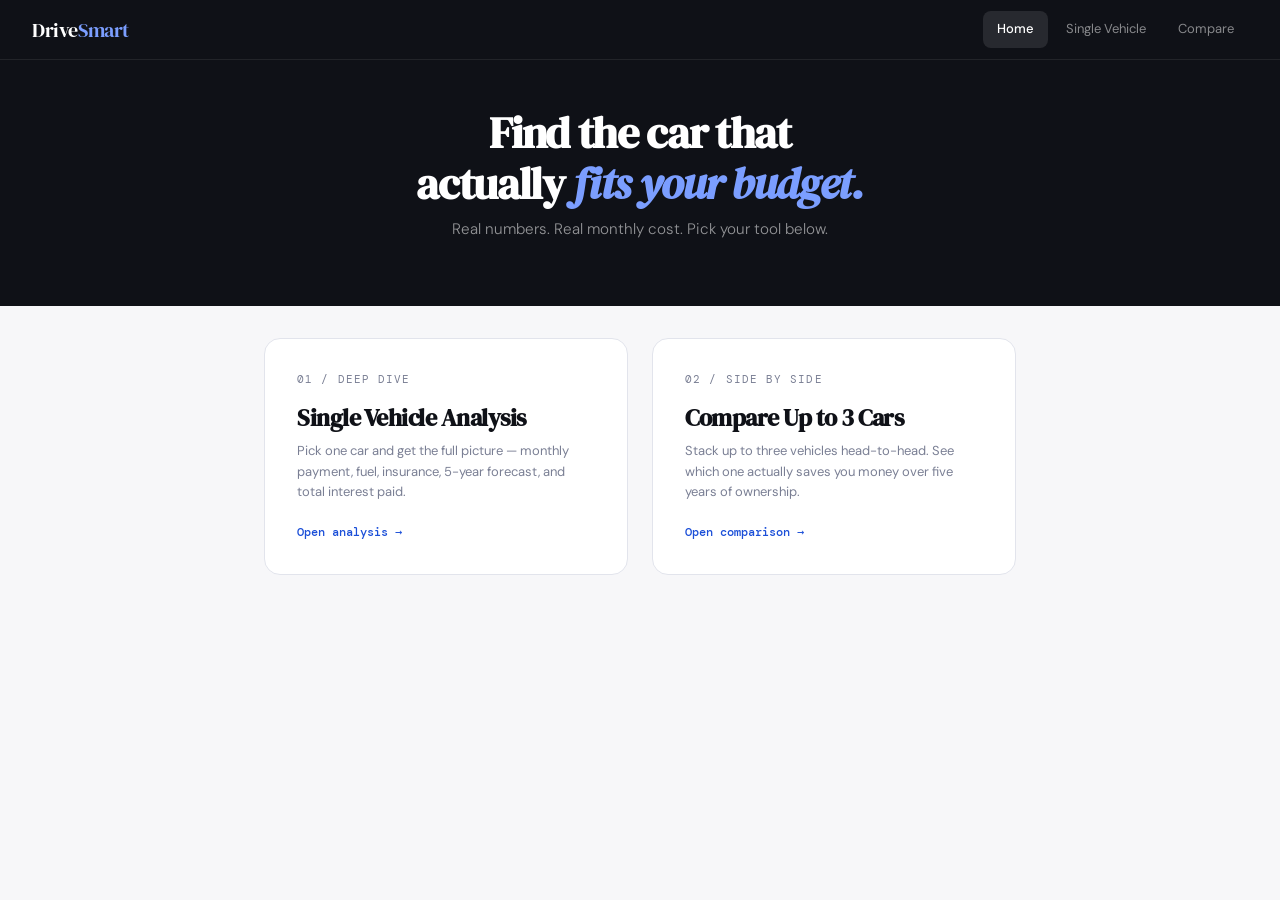
<file: index.html>
<!DOCTYPE html>
<html lang="en">
<head>
<meta charset="UTF-8">
<meta name="viewport" content="width=device-width, initial-scale=1.0">
<title>DriveSmart — Car Cost Calculator</title>
<link rel="preconnect" href="https://fonts.googleapis.com">
<link href="https://fonts.googleapis.com/css2?family=DM+Serif+Display:ital@0;1&family=DM+Mono:wght@400;500&family=DM+Sans:wght@300;400;500&display=swap" rel="stylesheet">
<link rel="stylesheet" href="styles.css">
<style>
  .home-cards {
    display: grid;
    grid-template-columns: 1fr 1fr;
    gap: 1.5rem;
    max-width: 800px;
    margin: 0 auto;
    padding: 0 1.5rem;
  }
  .home-card {
    background: var(--white);
    border-radius: var(--radius);
    border: 1px solid var(--border);
    padding: 2rem;
    transition: all .2s;
    cursor: pointer;
    display: block;
  }
  .home-card:hover {
    border-color: var(--ink);
    transform: translateY(-2px);
  }
  .home-card-num {
    font-family: 'DM Mono', monospace;
    font-size: 11px;
    color: var(--ink3);
    letter-spacing: 0.1em;
    margin-bottom: 1rem;
  }
  .home-card h2 {
    font-family: 'DM Serif Display', serif;
    font-size: 1.5rem;
    line-height: 1.2;
    margin-bottom: 0.5rem;
    letter-spacing: -0.02em;
  }
  .home-card p {
    font-size: 13px;
    color: var(--ink3);
    margin-bottom: 1.25rem;
  }
  .home-card-arrow {
    font-family: 'DM Mono', monospace;
    font-size: 12px;
    color: var(--accent);
    font-weight: 500;
  }
  @media (max-width: 680px) {
    .home-cards { grid-template-columns: 1fr; }
  }
</style>
</head>
<body>

<header>
  <a href="index.html" class="logo">Drive<span>Smart</span></a>
  <nav class="tabs">
    <a href="index.html" class="active">Home</a>
    <a href="single.html">Single Vehicle</a>
    <a href="compare.html">Compare</a>
  </nav>
</header>

<div class="hero">
  <h1>Find the car that<br>actually <em>fits your budget.</em></h1>
  <p>Real numbers. Real monthly cost. Pick your tool below.</p>
</div>

<div class="main">
  <div class="home-cards">
    <a href="single.html" class="home-card">
      <div class="home-card-num">01 / DEEP DIVE</div>
      <h2>Single Vehicle Analysis</h2>
      <p>Pick one car and get the full picture — monthly payment, fuel, insurance, 5-year forecast, and total interest paid.</p>
      <div class="home-card-arrow">Open analysis →</div>
    </a>
    <a href="compare.html" class="home-card">
      <div class="home-card-num">02 / SIDE BY SIDE</div>
      <h2>Compare Up to 3 Cars</h2>
      <p>Stack up to three vehicles head-to-head. See which one actually saves you money over five years of ownership.</p>
      <div class="home-card-arrow">Open comparison →</div>
    </a>
  </div>
</div>

</body>
</html>
</file>
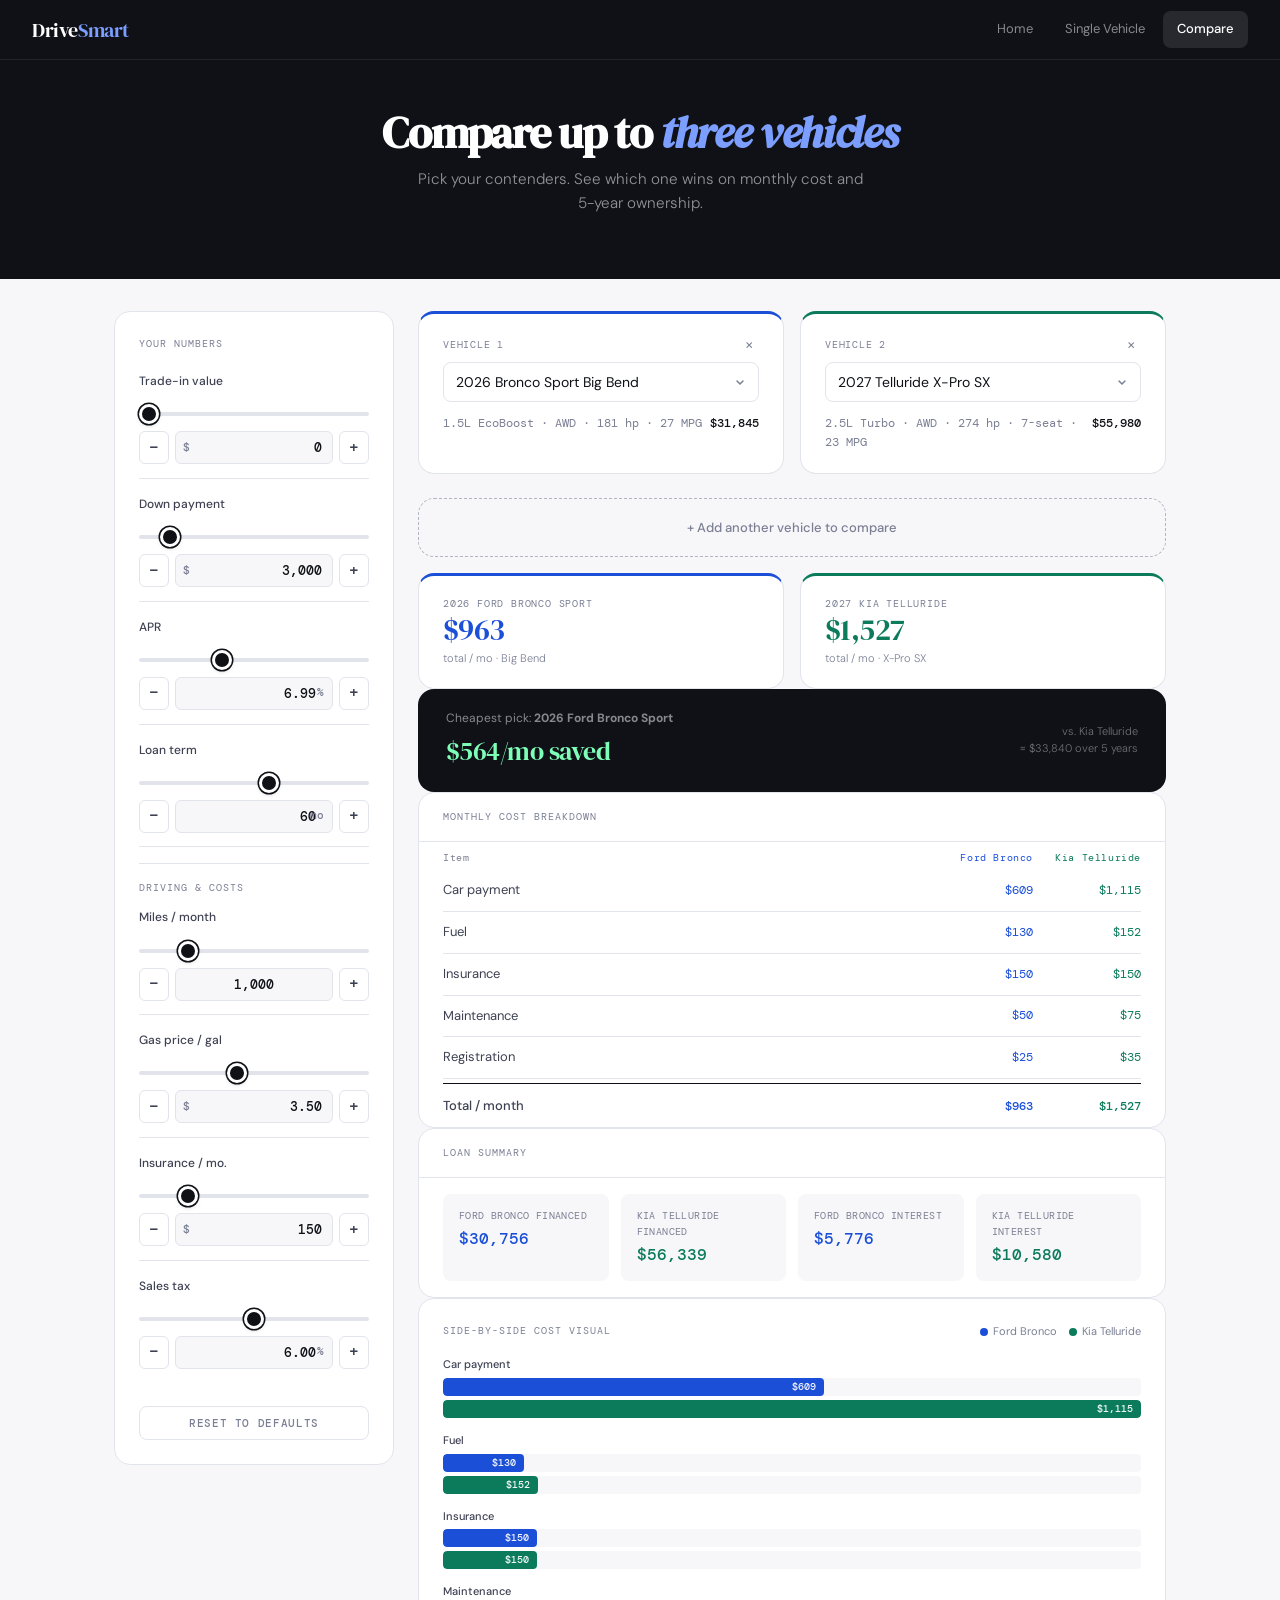
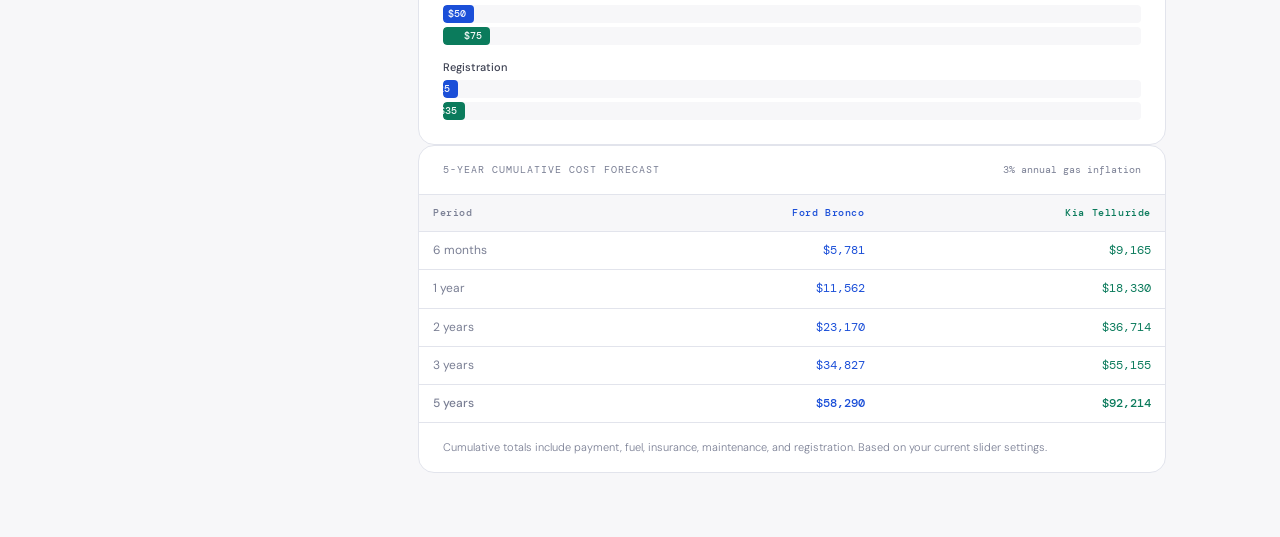
<file: compare.html>
<!DOCTYPE html>
<html lang="en">
<head>
<meta charset="UTF-8">
<meta name="viewport" content="width=device-width, initial-scale=1.0">
<title>DriveSmart — Compare</title>
<link rel="preconnect" href="https://fonts.googleapis.com">
<link href="https://fonts.googleapis.com/css2?family=DM+Serif+Display:ital@0;1&family=DM+Mono:wght@400;500&family=DM+Sans:wght@300;400;500&display=swap" rel="stylesheet">
<link rel="stylesheet" href="styles.css">
</head>
<body>

<header>
  <a href="index.html" class="logo">Drive<span>Smart</span></a>
  <nav class="tabs">
    <a href="index.html">Home</a>
    <a href="single.html">Single Vehicle</a>
    <a href="compare.html" class="active">Compare</a>
  </nav>
</header>

<div class="hero">
  <h1>Compare up to <em>three vehicles</em></h1>
  <p>Pick your contenders. See which one wins on monthly cost and 5-year ownership.</p>
</div>

<div class="main with-sidebar">

  <aside class="sidebar" id="sidebar"></aside>

  <div class="panel">

    <!-- Picker -->
    <div id="picker-area"></div>

    <!-- Result containers (rendered dynamically) -->
    <div id="results-area"></div>

  </div>
</div>

<script src="data.js"></script>
<script>
const MAX_CARS = 3;

// Default selection: first three vehicles
let selectedIds = [
  VEHICLES[0].id,
  VEHICLES[3].id,
  null,
];

function activeIds() {
  return selectedIds.filter(id => id !== null);
}

function renderPicker() {
  const area = document.getElementById('picker-area');
  const ids = activeIds();
  const slotCount = selectedIds.filter(id => id !== null).length;
  const colsClass = `cols-${slotCount}`;

  let html = `<div class="picker-grid ${colsClass}">`;
  selectedIds.forEach((id, slot) => {
    if (id === null) return;
    const v = VEHICLES.find(x => x.id === id);
    const others = activeIds().filter(o => o !== id);
    html += `
      <div class="picker-card" data-slot="${slot}">
        <div class="picker-label">
          <span>VEHICLE ${slot + 1}</span>
          ${slotCount > 1 ? `<button class="remove-btn" onclick="removeSlot(${slot})" title="Remove">×</button>` : ''}
        </div>
        <select class="car-select" onchange="setVehicle(${slot}, this.value)">
          ${buildVehicleSelect(id, others)}
        </select>
        <div class="picker-detail">
          <span>${v.notes} · ${v.mpg} MPG</span>
          <span class="price">${dollar(v.price)}</span>
        </div>
      </div>`;
  });
  html += `</div>`;

  // Add-car button
  if (slotCount < MAX_CARS) {
    html += `<button class="add-car-btn" onclick="addSlot()">+ Add another vehicle to compare</button>`;
  }

  area.innerHTML = html;
}

function setVehicle(slot, id) {
  selectedIds[slot] = id;
  renderPicker();
  update();
}

function addSlot() {
  const usedIds = activeIds();
  // Find first unused vehicle to default to
  const firstAvailable = VEHICLES.find(v => !usedIds.includes(v.id));
  if (!firstAvailable) return;
  for (let i = 0; i < selectedIds.length; i++) {
    if (selectedIds[i] === null) {
      selectedIds[i] = firstAvailable.id;
      break;
    }
  }
  renderPicker();
  update();
}

function removeSlot(slot) {
  selectedIds[slot] = null;
  // Compact: shift nulls to end
  const nonNull = selectedIds.filter(id => id !== null);
  selectedIds = [...nonNull, ...new Array(MAX_CARS - nonNull.length).fill(null)];
  renderPicker();
  update();
}

function update() {
  const area = document.getElementById('results-area');
  const ids = activeIds();
  if (ids.length === 0) {
    area.innerHTML = `
      <div class="empty-state">
        <h3>No vehicles selected</h3>
        <p>Add at least one vehicle above to see the comparison.</p>
      </div>`;
    return;
  }

  const inp = getInputs();
  const cars = ids.map(id => VEHICLES.find(v => v.id === id));
  const calcs = cars.map(v => calcCar(v, inp));
  const colsClass = `cols-${cars.length}`;

  // Find cheapest
  const cheapestIdx = calcs.reduce((best, c, i) => c.total < calcs[best].total ? i : best, 0);
  const mostExpensiveIdx = calcs.reduce((worst, c, i) => c.total > calcs[worst].total ? i : worst, 0);

  let html = '';

  // ── PAYMENT CARDS ───────────────────────────────────────────────
  html += `<div class="result-row ${colsClass}">`;
  cars.forEach((v, i) => {
    html += `
      <div class="result-card" data-slot="${i}">
        <div class="result-label">${v.year} ${v.make} ${v.model}</div>
        <div class="result-main">${dollar(calcs[i].total)}</div>
        <div class="result-sub">total / mo · ${v.trim}</div>
      </div>`;
  });
  html += `</div>`;

  // ── SAVINGS BANNER ──────────────────────────────────────────────
  if (cars.length > 1) {
    const cheapest = cars[cheapestIdx];
    const expensive = cars[mostExpensiveIdx];
    const monthlySavings = calcs[mostExpensiveIdx].total - calcs[cheapestIdx].total;
    const fiveYearSavings = monthlySavings * 60;
    html += `
      <div class="savings-card">
        <div>
          <div class="savings-label">Cheapest pick: <strong>${cheapest.year} ${cheapest.make} ${cheapest.model}</strong></div>
          <div class="savings-val">${dollar(monthlySavings)}/mo saved</div>
        </div>
        <div class="savings-note">
          vs. ${expensive.make} ${expensive.model}<br>
          ≈ ${dollar(fiveYearSavings)} over 5 years
        </div>
      </div>`;
  }

  // ── MONTHLY BREAKDOWN ───────────────────────────────────────────
  html += `
    <div class="breakdown-card">
      <div class="breakdown-header">
        <span class="breakdown-title">Monthly Cost Breakdown</span>
      </div>
      <div class="breakdown-body">
        <div class="brow-thead ${colsClass}">
          <span>Item</span>
          ${cars.map((v, i) => `<span data-slot="${i}">${v.make} ${v.model.split(' ')[0]}</span>`).join('')}
        </div>
        ${[
          ['Car payment', 'payment'],
          ['Fuel', 'fuel'],
          ['Insurance', 'ins'],
          ['Maintenance', 'maint'],
          ['Registration', 'reg'],
        ].map(([lbl, key]) => `
          <div class="brow ${colsClass}">
            <span class="brow-lbl">${lbl}</span>
            ${calcs.map((c, i) => `<span class="brow-val" data-slot="${i}">${dollar(c[key])}</span>`).join('')}
          </div>`).join('')}
        <div class="brow ${colsClass} total">
          <span class="brow-lbl">Total / month</span>
          ${calcs.map((c, i) => `<span class="brow-val" data-slot="${i}">${dollar(c.total)}</span>`).join('')}
        </div>
      </div>
    </div>`;

  // ── LOAN SUMMARY ────────────────────────────────────────────────
  html += `
    <div class="breakdown-card">
      <div class="breakdown-header">
        <span class="breakdown-title">Loan Summary</span>
      </div>
      <div class="loan-grid ${colsClass}">
        ${cars.map((v, i) => `
          <div class="loan-stat">
            <div class="loan-stat-lbl">${v.make} ${v.model.split(' ')[0]} financed</div>
            <div class="loan-stat-val" data-slot="${i}">${dollar(calcs[i].loan)}</div>
          </div>`).join('')}
        ${cars.map((v, i) => `
          <div class="loan-stat">
            <div class="loan-stat-lbl">${v.make} ${v.model.split(' ')[0]} interest</div>
            <div class="loan-stat-val" data-slot="${i}">${dollar(calcs[i].interest)}</div>
          </div>`).join('')}
      </div>
    </div>`;

  // ── BAR CHART ───────────────────────────────────────────────────
  const items = [
    { label: 'Car payment', key: 'payment' },
    { label: 'Fuel',        key: 'fuel' },
    { label: 'Insurance',   key: 'ins' },
    { label: 'Maintenance', key: 'maint' },
    { label: 'Registration',key: 'reg' },
  ];
  const allValues = calcs.flatMap(c => items.map(i => c[i.key]));
  const maxVal = Math.max(...allValues);
  const colorVars = ['var(--c1)', 'var(--c2)', 'var(--c3)'];

  html += `
    <div class="chart-card">
      <div class="chart-top">
        <div class="chart-heading">Side-by-side cost visual</div>
        <div class="chart-legend">
          ${cars.map((v, i) => `
            <div class="legend-item">
              <div class="legend-dot" style="background:${colorVars[i]}"></div>
              ${v.make} ${v.model.split(' ')[0]}
            </div>`).join('')}
        </div>
      </div>
      <div class="bars-wrap">
        ${items.map(item => `
          <div class="bar-group">
            <div class="bar-label-row"><span class="lbl">${item.label}</span><span></span></div>
            ${calcs.map((c, i) => {
              const pct = maxVal > 0 ? (c[item.key] / maxVal * 100).toFixed(1) : 0;
              return `
                <div class="bar-track">
                  <div class="bar-fill" style="width:${pct}%;background:${colorVars[i]}">
                    <span class="bar-fill-val">${dollar(c[item.key])}</span>
                  </div>
                </div>`;
            }).join('')}
          </div>`).join('')}
      </div>
    </div>`;

  // ── 5-YEAR FORECAST ─────────────────────────────────────────────
  const forecasts = cars.map((v, i) => buildForecast(v, inp, calcs[i]));
  html += `
    <div class="breakdown-card">
      <div class="breakdown-header">
        <span class="breakdown-title">5-Year Cumulative Cost Forecast</span>
        <span style="font-size:10px;color:var(--ink3);font-family:'DM Mono',monospace">3% annual gas inflation</span>
      </div>
      <table class="ftable">
        <thead>
          <tr>
            <th>Period</th>
            ${cars.map((v, i) => `<th data-slot="${i}">${v.make} ${v.model.split(' ')[0]}</th>`).join('')}
          </tr>
        </thead>
        <tbody>
          ${forecasts[0].map((_, periodIdx) => `
            <tr>
              <td>${forecasts[0][periodIdx].label}</td>
              ${forecasts.map((f, i) => `<td data-slot="${i}">${dollar(f[periodIdx].cum)}</td>`).join('')}
            </tr>`).join('')}
        </tbody>
      </table>
      <div class="note">Cumulative totals include payment, fuel, insurance, maintenance, and registration. Based on your current slider settings.</div>
    </div>`;

  area.innerHTML = html;
}

buildSidebar(document.getElementById('sidebar'), update);
refreshSidebarLabels();
renderPicker();
update();
</script>
</body>
</html>
</file>
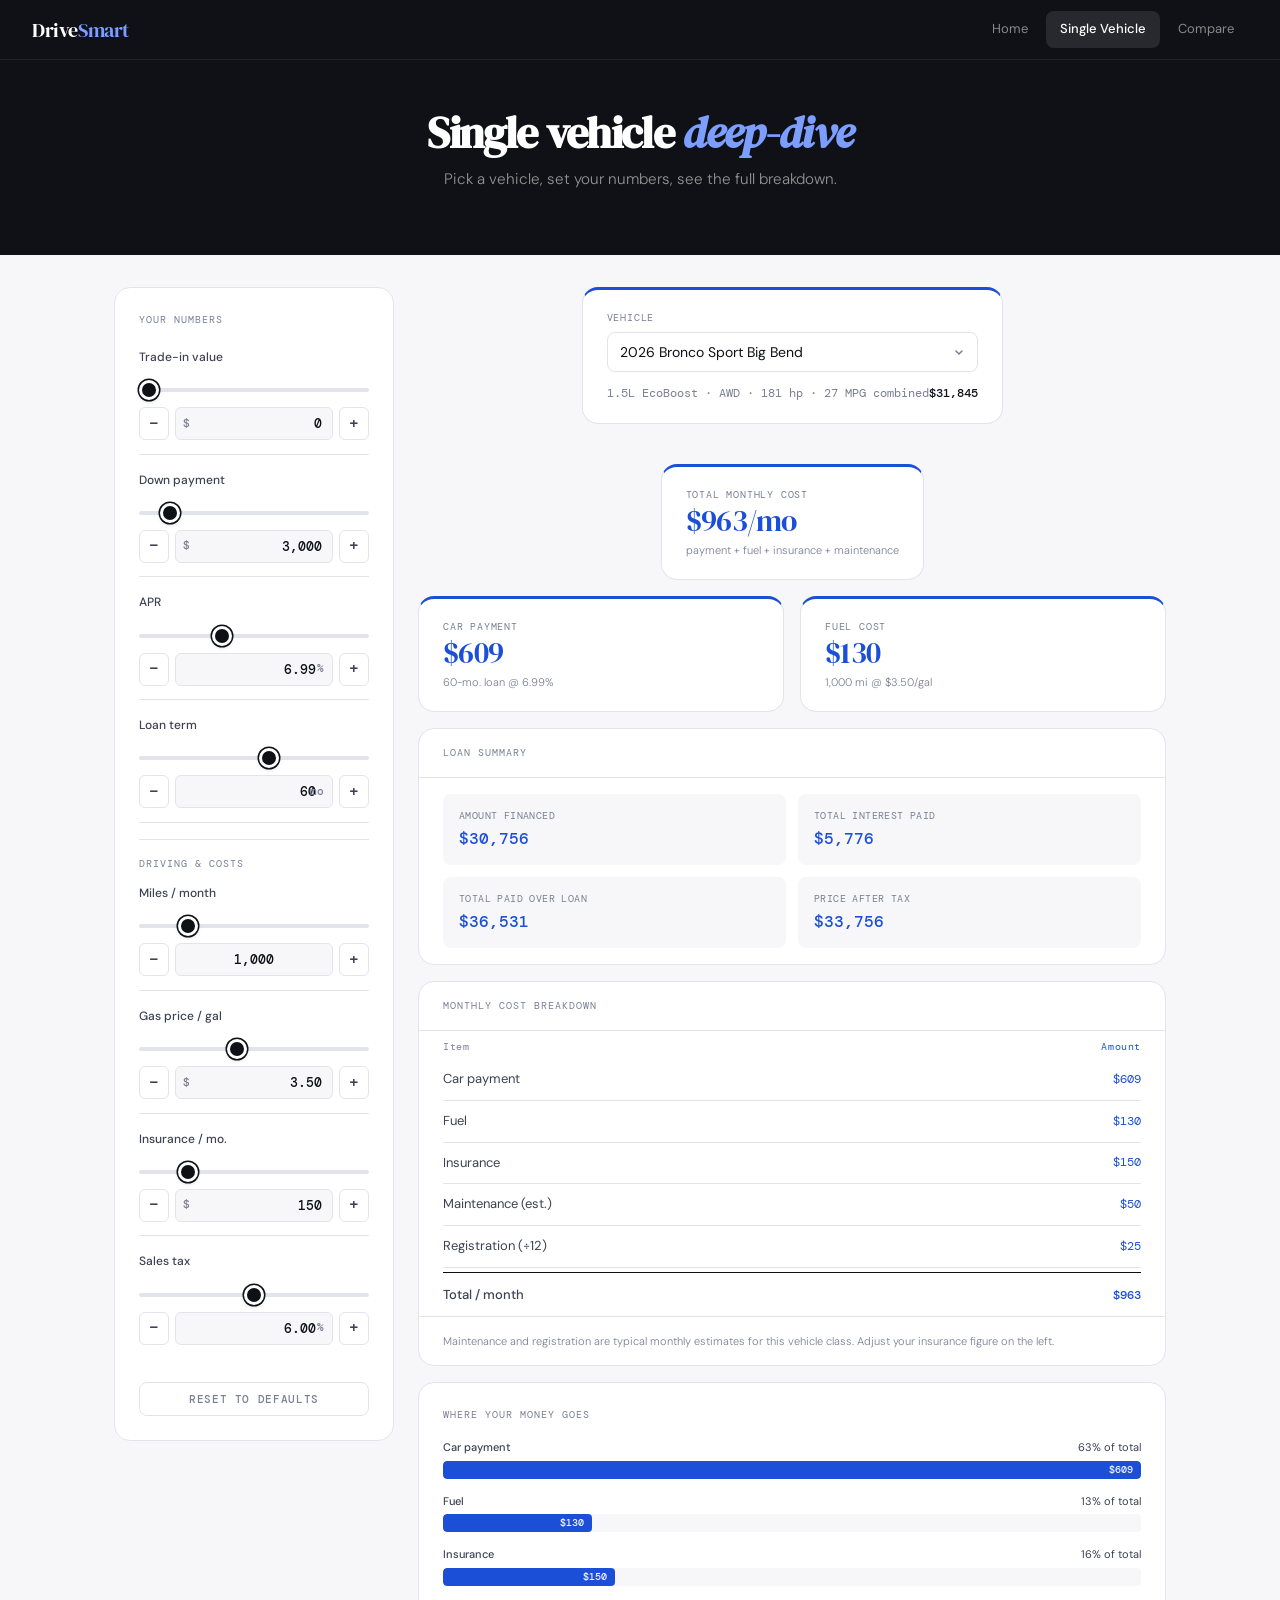
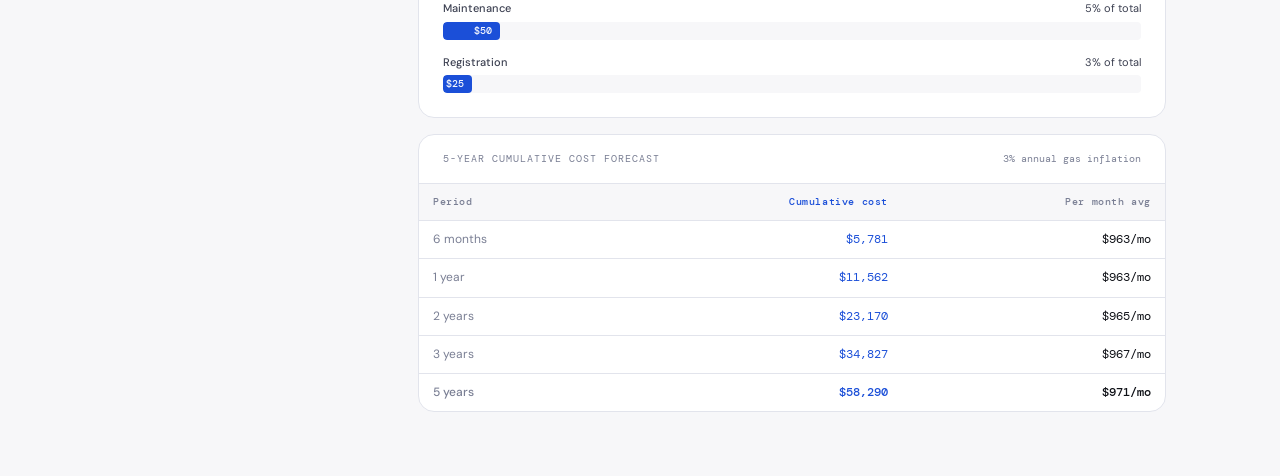
<file: single.html>
<!DOCTYPE html>
<html lang="en">
<head>
<meta charset="UTF-8">
<meta name="viewport" content="width=device-width, initial-scale=1.0">
<title>DriveSmart — Single Vehicle</title>
<link rel="preconnect" href="https://fonts.googleapis.com">
<link href="https://fonts.googleapis.com/css2?family=DM+Serif+Display:ital@0;1&family=DM+Mono:wght@400;500&family=DM+Sans:wght@300;400;500&display=swap" rel="stylesheet">
<link rel="stylesheet" href="styles.css">
</head>
<body>

<header>
  <a href="index.html" class="logo">Drive<span>Smart</span></a>
  <nav class="tabs">
    <a href="index.html">Home</a>
    <a href="single.html" class="active">Single Vehicle</a>
    <a href="compare.html">Compare</a>
  </nav>
</header>

<div class="hero">
  <h1>Single vehicle <em>deep-dive</em></h1>
  <p>Pick a vehicle, set your numbers, see the full breakdown.</p>
</div>

<div class="main with-sidebar">

  <aside class="sidebar" id="sidebar"></aside>

  <div class="panel">

    <!-- Vehicle picker -->
    <div class="picker-grid cols-1">
      <div class="picker-card" data-slot="0">
        <div class="picker-label">
          <span>VEHICLE</span>
        </div>
        <select class="car-select" id="vehicle-select"></select>
        <div class="picker-detail">
          <span id="vehicle-detail">—</span>
          <span class="price" id="vehicle-price">—</span>
        </div>
      </div>
    </div>

    <!-- Monthly cost result -->
    <div class="result-row cols-1">
      <div class="result-card" data-slot="0">
        <div class="result-label">Total monthly cost</div>
        <div class="result-main" id="r-total">—</div>
        <div class="result-sub" id="r-total-sub">payment + fuel + insurance + maintenance</div>
      </div>
    </div>

    <!-- Highlight payment vs others -->
    <div class="result-row cols-2">
      <div class="result-card" data-slot="0">
        <div class="result-label">Car payment</div>
        <div class="result-main" id="r-payment">—</div>
        <div class="result-sub" id="r-payment-sub">—</div>
      </div>
      <div class="result-card" data-slot="0">
        <div class="result-label">Fuel cost</div>
        <div class="result-main" id="r-fuel">—</div>
        <div class="result-sub" id="r-fuel-sub">—</div>
      </div>
    </div>

    <!-- Loan summary -->
    <div class="breakdown-card">
      <div class="breakdown-header">
        <span class="breakdown-title">Loan Summary</span>
      </div>
      <div class="loan-grid cols-1">
        <div class="loan-stat">
          <div class="loan-stat-lbl">Amount financed</div>
          <div class="loan-stat-val" data-slot="0" id="loan-amount">—</div>
        </div>
        <div class="loan-stat">
          <div class="loan-stat-lbl">Total interest paid</div>
          <div class="loan-stat-val" data-slot="0" id="loan-interest">—</div>
        </div>
        <div class="loan-stat">
          <div class="loan-stat-lbl">Total paid over loan</div>
          <div class="loan-stat-val" data-slot="0" id="loan-total">—</div>
        </div>
        <div class="loan-stat">
          <div class="loan-stat-lbl">Price after tax</div>
          <div class="loan-stat-val" data-slot="0" id="loan-taxed">—</div>
        </div>
      </div>
    </div>

    <!-- Cost breakdown -->
    <div class="breakdown-card">
      <div class="breakdown-header">
        <span class="breakdown-title">Monthly Cost Breakdown</span>
      </div>
      <div class="breakdown-body">
        <div class="brow-thead cols-1"><span>Item</span><span data-slot="0">Amount</span></div>
        <div class="brow cols-1"><span class="brow-lbl">Car payment</span><span class="brow-val" data-slot="0" id="b-pmt">—</span></div>
        <div class="brow cols-1"><span class="brow-lbl">Fuel</span><span class="brow-val" data-slot="0" id="b-fuel">—</span></div>
        <div class="brow cols-1"><span class="brow-lbl">Insurance</span><span class="brow-val" data-slot="0" id="b-ins">—</span></div>
        <div class="brow cols-1"><span class="brow-lbl">Maintenance (est.)</span><span class="brow-val" data-slot="0" id="b-maint">—</span></div>
        <div class="brow cols-1"><span class="brow-lbl">Registration (÷12)</span><span class="brow-val" data-slot="0" id="b-reg">—</span></div>
        <div class="brow cols-1 total"><span class="brow-lbl">Total / month</span><span class="brow-val" data-slot="0" id="b-total">—</span></div>
      </div>
      <div class="note">Maintenance and registration are typical monthly estimates for this vehicle class. Adjust your insurance figure on the left.</div>
    </div>

    <!-- Bar chart -->
    <div class="chart-card">
      <div class="chart-top">
        <div class="chart-heading">Where your money goes</div>
      </div>
      <div class="bars-wrap" id="bars"></div>
    </div>

    <!-- 5-year forecast -->
    <div class="breakdown-card">
      <div class="breakdown-header">
        <span class="breakdown-title">5-Year Cumulative Cost Forecast</span>
        <span style="font-size:10px;color:var(--ink3);font-family:'DM Mono',monospace">3% annual gas inflation</span>
      </div>
      <table class="ftable">
        <thead><tr><th>Period</th><th data-slot="0">Cumulative cost</th><th>Per month avg</th></tr></thead>
        <tbody id="forecast-body"></tbody>
      </table>
    </div>

  </div>
</div>

<script src="data.js"></script>
<script>
let currentVehicleId = VEHICLES[0].id;

function renderVehicleSelect() {
  const sel = document.getElementById('vehicle-select');
  sel.innerHTML = buildVehicleSelect(currentVehicleId);
  sel.addEventListener('change', e => {
    currentVehicleId = e.target.value;
    update();
  });
}

function update() {
  const v = VEHICLES.find(x => x.id === currentVehicleId);
  const inp = getInputs();
  const c = calcCar(v, inp);

  document.getElementById('vehicle-detail').textContent = v.notes + ' · ' + v.mpg + ' MPG combined';
  document.getElementById('vehicle-price').textContent = dollar(v.price);

  document.getElementById('r-total').textContent = dollar(c.total) + '/mo';
  document.getElementById('r-payment').textContent = dollar(c.payment);
  document.getElementById('r-payment-sub').textContent = inp.term + '-mo. loan @ ' + inp.apr.toFixed(2) + '%';
  document.getElementById('r-fuel').textContent = dollar(c.fuel);
  document.getElementById('r-fuel-sub').textContent = inp.miles.toLocaleString() + ' mi @ $' + inp.gas.toFixed(2) + '/gal';

  document.getElementById('loan-amount').textContent = dollar(c.loan);
  document.getElementById('loan-interest').textContent = dollar(c.interest);
  document.getElementById('loan-total').textContent = dollar(c.totalPaid);
  document.getElementById('loan-taxed').textContent = dollar(c.taxedPrice);

  document.getElementById('b-pmt').textContent = dollar(c.payment);
  document.getElementById('b-fuel').textContent = dollar(c.fuel);
  document.getElementById('b-ins').textContent = dollar(c.ins);
  document.getElementById('b-maint').textContent = dollar(c.maint);
  document.getElementById('b-reg').textContent = dollar(c.reg);
  document.getElementById('b-total').textContent = dollar(c.total);

  // Bar chart
  const items = [
    { label: 'Car payment', val: c.payment },
    { label: 'Fuel',        val: c.fuel },
    { label: 'Insurance',   val: c.ins },
    { label: 'Maintenance', val: c.maint },
    { label: 'Registration',val: c.reg },
  ];
  const maxVal = Math.max(...items.map(i => i.val));
  document.getElementById('bars').innerHTML = items.map(item => {
    const pct = maxVal > 0 ? (item.val / maxVal * 100).toFixed(1) : 0;
    const sharePct = (item.val / c.total * 100).toFixed(0);
    return `
      <div class="bar-group">
        <div class="bar-label-row"><span class="lbl">${item.label}</span><span>${sharePct}% of total</span></div>
        <div class="bar-track">
          <div class="bar-fill" style="width:${pct}%;background:var(--c1)">
            <span class="bar-fill-val">${dollar(item.val)}</span>
          </div>
        </div>
      </div>`;
  }).join('');

  // Forecast
  const fc = buildForecast(v, inp, c);
  const tbody = document.getElementById('forecast-body');
  tbody.innerHTML = fc.map(p => {
    const avg = p.cum / p.months;
    return `<tr>
      <td>${p.label}</td>
      <td data-slot="0">${dollar(p.cum)}</td>
      <td>${dollar(avg)}/mo</td>
    </tr>`;
  }).join('');
}

buildSidebar(document.getElementById('sidebar'), update);
renderVehicleSelect();
refreshSidebarLabels();
update();
</script>
</body>
</html>
</file>
<file: styles.css>
:root {
  --ink: #0F1117;
  --ink2: #3D4152;
  --ink3: #7A7F94;
  --ink4: #B0B4C4;
  --surface: #F7F7F9;
  --white: #FFFFFF;
  --border: #E2E4EC;
  --accent: #1B4FD8;
  --accent-lt: #EEF3FF;
  --good: #0B7B5C;
  --good-lt: #EDFAF4;
  --warn: #C0392B;
  --warn-lt: #FCEFEC;

  /* color slots for car cards (cycled in multi-compare) */
  --c1: #1B4FD8; --c1-lt: #EEF3FF; --c1-mid: #6B90F0;
  --c2: #0B7B5C; --c2-lt: #EDFAF4; --c2-mid: #4DB896;
  --c3: #B95C00; --c3-lt: #FFF1E0; --c3-mid: #E89345;

  --radius: 16px;
  --radius-sm: 8px;
}

*, *::before, *::after { box-sizing: border-box; margin: 0; padding: 0; }
html { scroll-behavior: smooth; }

body {
  font-family: 'DM Sans', sans-serif;
  background: var(--surface);
  color: var(--ink);
  min-height: 100vh;
  font-size: 15px;
  line-height: 1.6;
}

a { color: inherit; text-decoration: none; }
button { font-family: inherit; cursor: pointer; }

/* ── HEADER / NAV ── */
header {
  background: var(--ink);
  color: var(--white);
  padding: 0 2rem;
  position: sticky;
  top: 0;
  z-index: 100;
  display: flex;
  align-items: center;
  justify-content: space-between;
  height: 60px;
  border-bottom: 1px solid rgba(255,255,255,0.08);
}
.logo {
  font-family: 'DM Serif Display', serif;
  font-size: 1.25rem;
  letter-spacing: -0.02em;
}
.logo span { color: #7B9EFF; }

nav.tabs {
  display: flex;
  gap: 4px;
}
nav.tabs a {
  padding: 8px 14px;
  font-size: 13px;
  color: rgba(255,255,255,0.5);
  border-radius: 8px;
  transition: all .15s;
  font-weight: 400;
}
nav.tabs a:hover { color: rgba(255,255,255,0.85); background: rgba(255,255,255,0.05); }
nav.tabs a.active {
  background: rgba(255,255,255,0.1);
  color: var(--white);
  font-weight: 500;
}

/* ── HERO ── */
.hero {
  background: var(--ink);
  color: var(--white);
  padding: 3rem 2rem 4rem;
  text-align: center;
}
.hero h1 {
  font-family: 'DM Serif Display', serif;
  font-size: clamp(1.75rem, 4.5vw, 2.75rem);
  line-height: 1.15;
  letter-spacing: -0.03em;
  margin-bottom: 0.5rem;
}
.hero h1 em { font-style: italic; color: #7B9EFF; }
.hero p {
  color: rgba(255,255,255,0.55);
  font-size: 0.95rem;
  font-weight: 300;
  max-width: 460px;
  margin: 0 auto;
}

/* ── LAYOUT ── */
.main {
  max-width: 1100px;
  margin: 0 auto;
  padding: 2rem 1.5rem 4rem;
}
.main.with-sidebar {
  display: grid;
  grid-template-columns: 280px 1fr;
  gap: 1.5rem;
  align-items: start;
}

/* ── SIDEBAR ── */
.sidebar {
  background: var(--white);
  border-radius: var(--radius);
  border: 1px solid var(--border);
  padding: 1.5rem;
  position: sticky;
  top: 76px;
}
.sidebar-title {
  font-size: 10px;
  font-family: 'DM Mono', monospace;
  letter-spacing: 0.1em;
  color: var(--ink3);
  margin-bottom: 1.25rem;
  text-transform: uppercase;
}
.input-group {
  margin-bottom: 1rem;
  padding-bottom: 0.85rem;
  border-bottom: 1px solid var(--border);
}
.input-group:last-of-type { border-bottom: none; }

.input-label {
  display: flex;
  justify-content: space-between;
  align-items: center;
  margin-bottom: 8px;
}
.input-label > span:first-child {
  font-size: 12px;
  color: var(--ink2);
  font-weight: 500;
}

/* Number-input row (under the slider) */
.num-row {
  display: grid;
  grid-template-columns: 30px 1fr 30px;
  gap: 6px;
  margin-top: 8px;
}

.num-wrap { position: relative; }
.num-input {
  font-family: 'DM Mono', monospace;
  font-size: 13px;
  font-weight: 500;
  color: var(--ink);
  background: var(--surface);
  border: 1px solid var(--border);
  border-radius: 6px;
  padding: 7px 10px;
  text-align: center;
  width: 100%;
  outline: none;
  transition: all .15s;
  -moz-appearance: textfield;
}
.num-input::-webkit-outer-spin-button,
.num-input::-webkit-inner-spin-button {
  -webkit-appearance: none;
  margin: 0;
}
.num-input:hover { border-color: var(--ink3); }
.num-input:focus {
  background: var(--white);
  border-color: var(--accent);
  box-shadow: 0 0 0 2px var(--accent-lt);
}
.num-input.invalid {
  border-color: var(--warn);
  background: var(--warn-lt);
  color: var(--warn);
}
.num-input.has-prefix { padding-left: 18px; text-align: right; }
.num-input.has-suffix { padding-right: 16px; text-align: right; }

.num-prefix, .num-suffix {
  position: absolute;
  top: 50%;
  transform: translateY(-50%);
  font-family: 'DM Mono', monospace;
  font-size: 11px;
  color: var(--ink3);
  pointer-events: none;
  font-weight: 500;
}
.num-prefix { left: 8px; }
.num-suffix { right: 9px; }

/* Bump buttons */
.bump-btn {
  height: 100%;
  border-radius: 6px;
  border: 1px solid var(--border);
  background: var(--white);
  color: var(--ink2);
  font-size: 16px;
  line-height: 1;
  cursor: pointer;
  display: flex;
  align-items: center;
  justify-content: center;
  padding: 0;
  font-family: 'DM Mono', monospace;
  transition: all .1s;
  user-select: none;
  font-weight: 500;
}
.bump-btn:hover {
  border-color: var(--ink);
  background: var(--ink);
  color: var(--white);
}
.bump-btn:active {
  transform: scale(0.92);
}

/* Slider — bigger, easier to drag */
input[type=range] {
  width: 100%;
  height: 4px;
  -webkit-appearance: none;
  appearance: none;
  background: var(--border);
  border-radius: 2px;
  outline: none;
  cursor: pointer;
}
input[type=range]::-webkit-slider-thumb {
  -webkit-appearance: none;
  width: 20px;
  height: 20px;
  border-radius: 50%;
  background: var(--ink);
  cursor: grab;
  border: 3px solid var(--white);
  box-shadow: 0 0 0 1.5px var(--ink), 0 2px 4px rgba(0,0,0,0.15);
  transition: transform .15s, box-shadow .15s;
}
input[type=range]::-webkit-slider-thumb:hover {
  transform: scale(1.18);
  box-shadow: 0 0 0 1.5px var(--ink), 0 4px 8px rgba(0,0,0,0.2);
}
input[type=range]:active::-webkit-slider-thumb {
  cursor: grabbing;
  transform: scale(1.25);
}
input[type=range]::-moz-range-thumb {
  width: 20px;
  height: 20px;
  border-radius: 50%;
  background: var(--ink);
  cursor: grab;
  border: 3px solid var(--white);
  box-shadow: 0 0 0 1.5px var(--ink);
}

/* Reset button at bottom of sidebar */
.reset-btn {
  width: 100%;
  margin-top: 0.5rem;
  padding: 9px;
  background: transparent;
  border: 1px solid var(--border);
  border-radius: 8px;
  color: var(--ink3);
  font-size: 11px;
  font-family: 'DM Mono', monospace;
  letter-spacing: 0.06em;
  text-transform: uppercase;
  font-weight: 500;
  cursor: pointer;
  transition: all .15s;
}
.reset-btn:hover {
  border-color: var(--ink);
  color: var(--ink);
  background: var(--surface);
}
.divider-label {
  font-size: 10px;
  font-family: 'DM Mono', monospace;
  letter-spacing: 0.1em;
  color: var(--ink3);
  text-transform: uppercase;
  padding: 1rem 0 0.75rem;
  border-top: 1px solid var(--border);
  margin-top: 0.25rem;
}

/* ── PANEL ── */
.panel { display: flex; flex-direction: column; gap: 1rem; }

/* ── CAR PICKER ── */
.picker-grid {
  display: grid;
  gap: 1rem;
  margin-bottom: 1.5rem;
}
.picker-grid.cols-1 { grid-template-columns: 1fr; max-width: 480px; margin-left: auto; margin-right: auto; }
.picker-grid.cols-2 { grid-template-columns: 1fr 1fr; }
.picker-grid.cols-3 { grid-template-columns: 1fr 1fr 1fr; }

.picker-card {
  background: var(--white);
  border-radius: var(--radius);
  border: 1px solid var(--border);
  padding: 1.25rem 1.5rem;
  border-top-width: 3px;
  transition: all .2s;
}
.picker-card[data-slot="0"] { border-top-color: var(--c1); }
.picker-card[data-slot="1"] { border-top-color: var(--c2); }
.picker-card[data-slot="2"] { border-top-color: var(--c3); }

.picker-label {
  font-size: 10px;
  font-family: 'DM Mono', monospace;
  letter-spacing: 0.08em;
  color: var(--ink3);
  text-transform: uppercase;
  margin-bottom: 6px;
  display: flex;
  justify-content: space-between;
  align-items: center;
}
.picker-label .remove-btn {
  background: none;
  border: none;
  color: var(--ink3);
  cursor: pointer;
  font-size: 14px;
  padding: 2px 6px;
  border-radius: 4px;
  font-family: 'DM Mono', monospace;
}
.picker-label .remove-btn:hover { background: var(--surface); color: var(--warn); }

select.car-select {
  width: 100%;
  padding: 10px 12px;
  border: 1px solid var(--border);
  border-radius: var(--radius-sm);
  background: var(--white);
  color: var(--ink);
  font-family: 'DM Sans', sans-serif;
  font-size: 14px;
  cursor: pointer;
  appearance: none;
  -webkit-appearance: none;
  background-image: url("data:image/svg+xml;charset=UTF-8,%3csvg xmlns='http://www.w3.org/2000/svg' width='12' height='12' viewBox='0 0 12 12'%3e%3cpath d='M3 5l3 3 3-3' stroke='%237A7F94' stroke-width='1.5' fill='none' stroke-linecap='round'/%3e%3c/svg%3e");
  background-repeat: no-repeat;
  background-position: right 12px center;
  padding-right: 32px;
}
select.car-select:hover { border-color: var(--ink3); }
select.car-select:focus { outline: none; border-color: var(--accent); }

.picker-detail {
  margin-top: 0.75rem;
  font-size: 12px;
  color: var(--ink3);
  font-family: 'DM Mono', monospace;
  display: flex;
  justify-content: space-between;
}
.picker-detail .price {
  color: var(--ink);
  font-weight: 500;
}

.add-car-btn {
  width: 100%;
  padding: 1.25rem;
  background: transparent;
  border: 1.5px dashed var(--ink4);
  border-radius: var(--radius);
  color: var(--ink3);
  font-size: 13px;
  font-weight: 500;
  transition: all .15s;
  font-family: inherit;
}
.add-car-btn:hover {
  border-color: var(--ink);
  color: var(--ink);
  background: var(--white);
}

/* ── RESULT CARDS ── */
.result-row { display: grid; gap: 1rem; }
.result-row.cols-1 { grid-template-columns: 1fr; max-width: 480px; margin-left: auto; margin-right: auto; }
.result-row.cols-2 { grid-template-columns: 1fr 1fr; }
.result-row.cols-3 { grid-template-columns: 1fr 1fr 1fr; }

.result-card {
  background: var(--white);
  border-radius: var(--radius);
  border: 1px solid var(--border);
  padding: 1.25rem 1.5rem;
  border-top-width: 3px;
  border-top-style: solid;
}
.result-card[data-slot="0"] { border-top-color: var(--c1); }
.result-card[data-slot="1"] { border-top-color: var(--c2); }
.result-card[data-slot="2"] { border-top-color: var(--c3); }
.result-card[data-slot="0"] .result-main { color: var(--c1); }
.result-card[data-slot="1"] .result-main { color: var(--c2); }
.result-card[data-slot="2"] .result-main { color: var(--c3); }

.result-label {
  font-size: 10px;
  font-family: 'DM Mono', monospace;
  letter-spacing: 0.08em;
  color: var(--ink3);
  margin-bottom: 2px;
  text-transform: uppercase;
}
.result-main {
  font-family: 'DM Serif Display', serif;
  font-size: 1.85rem;
  line-height: 1.1;
  letter-spacing: -0.02em;
}
.result-sub {
  font-size: 11px;
  color: var(--ink3);
  margin-top: 4px;
  font-weight: 300;
}

/* ── SAVINGS BANNER ── */
.savings-card {
  background: var(--ink);
  color: var(--white);
  border-radius: var(--radius);
  padding: 1.25rem 1.75rem;
  display: flex;
  align-items: center;
  justify-content: space-between;
  gap: 1rem;
}
.savings-label { font-size: 12px; color: rgba(255,255,255,0.5); margin-bottom: 2px; }
.savings-val {
  font-family: 'DM Serif Display', serif;
  font-size: 1.65rem;
  letter-spacing: -0.02em;
  color: #7DFFB8;
}
.savings-note {
  font-size: 11px;
  color: rgba(255,255,255,0.4);
  font-weight: 300;
  text-align: right;
  max-width: 220px;
}

/* ── BREAKDOWN ── */
.breakdown-card {
  background: var(--white);
  border-radius: var(--radius);
  border: 1px solid var(--border);
  overflow: hidden;
}
.breakdown-header {
  padding: 1rem 1.5rem;
  border-bottom: 1px solid var(--border);
  display: flex;
  align-items: center;
  justify-content: space-between;
}
.breakdown-title {
  font-size: 10px;
  font-family: 'DM Mono', monospace;
  letter-spacing: 0.1em;
  color: var(--ink3);
  text-transform: uppercase;
}
.breakdown-body { padding: 0 1.5rem; }

.brow {
  display: grid;
  gap: 8px;
  padding: 10px 0;
  border-bottom: 1px solid var(--border);
  align-items: center;
  font-size: 13px;
}
.brow.cols-1 { grid-template-columns: 1fr 100px; }
.brow.cols-2 { grid-template-columns: 1fr 100px 100px; }
.brow.cols-3 { grid-template-columns: 1fr 100px 100px 100px; }
.brow:last-child { border-bottom: none; }
.brow.total {
  font-weight: 500;
  border-top: 1.5px solid var(--ink);
  margin-top: 4px;
  padding-top: 12px;
  border-bottom: none;
}
.brow-lbl { color: var(--ink2); }
.brow-val {
  font-family: 'DM Mono', monospace;
  font-size: 12px;
  text-align: right;
}
.brow-val[data-slot="0"] { color: var(--c1); }
.brow-val[data-slot="1"] { color: var(--c2); }
.brow-val[data-slot="2"] { color: var(--c3); }

.brow-thead {
  display: grid;
  gap: 8px;
  padding: 8px 0 4px;
  font-size: 10px;
  font-family: 'DM Mono', monospace;
  letter-spacing: 0.06em;
  color: var(--ink3);
}
.brow-thead.cols-1 { grid-template-columns: 1fr 100px; }
.brow-thead.cols-2 { grid-template-columns: 1fr 100px 100px; }
.brow-thead.cols-3 { grid-template-columns: 1fr 100px 100px 100px; }
.brow-thead span:not(:first-child) { text-align: right; }
.brow-thead span[data-slot="0"] { color: var(--c1); }
.brow-thead span[data-slot="1"] { color: var(--c2); }
.brow-thead span[data-slot="2"] { color: var(--c3); }

/* ── LOAN STATS ── */
.loan-grid {
  display: grid;
  gap: 0.75rem;
  padding: 1rem 1.5rem;
}
.loan-grid.cols-1 { grid-template-columns: 1fr 1fr; }
.loan-grid.cols-2 { grid-template-columns: repeat(4, 1fr); }
.loan-grid.cols-3 { grid-template-columns: repeat(3, 1fr); }

.loan-stat {
  background: var(--surface);
  border-radius: var(--radius-sm);
  padding: 0.85rem 1rem;
}
.loan-stat-lbl {
  font-size: 10px;
  color: var(--ink3);
  margin-bottom: 2px;
  font-family: 'DM Mono', monospace;
  text-transform: uppercase;
  letter-spacing: 0.04em;
}
.loan-stat-val {
  font-family: 'DM Mono', monospace;
  font-size: 1rem;
  font-weight: 500;
}
.loan-stat-val[data-slot="0"] { color: var(--c1); }
.loan-stat-val[data-slot="1"] { color: var(--c2); }
.loan-stat-val[data-slot="2"] { color: var(--c3); }

/* ── BAR CHART ── */
.chart-card {
  background: var(--white);
  border-radius: var(--radius);
  border: 1px solid var(--border);
  padding: 1.5rem;
}
.chart-top {
  display: flex;
  justify-content: space-between;
  align-items: flex-start;
  margin-bottom: 1rem;
  flex-wrap: wrap;
  gap: 8px;
}
.chart-heading {
  font-size: 10px;
  font-family: 'DM Mono', monospace;
  letter-spacing: 0.1em;
  color: var(--ink3);
  text-transform: uppercase;
}
.chart-legend { display: flex; gap: 12px; flex-wrap: wrap; }
.legend-item {
  display: flex;
  align-items: center;
  gap: 5px;
  font-size: 11px;
  color: var(--ink3);
}
.legend-dot { width: 8px; height: 8px; border-radius: 50%; flex-shrink: 0; }

.bars-wrap { display: flex; flex-direction: column; gap: 14px; }
.bar-group { display: flex; flex-direction: column; gap: 4px; }
.bar-label-row {
  display: flex;
  justify-content: space-between;
  font-size: 11px;
  color: var(--ink2);
}
.bar-label-row .lbl { font-weight: 500; }
.bar-track {
  height: 18px;
  background: var(--surface);
  border-radius: 4px;
  overflow: hidden;
  position: relative;
}
.bar-fill {
  height: 100%;
  border-radius: 4px;
  transition: width .5s cubic-bezier(.4,0,.2,1);
  display: flex;
  align-items: center;
  justify-content: flex-end;
  padding-right: 8px;
  min-width: 1px;
}
.bar-fill-val {
  font-size: 10px;
  font-family: 'DM Mono', monospace;
  font-weight: 500;
  color: rgba(255,255,255,0.95);
  white-space: nowrap;
}

/* ── FORECAST TABLE ── */
.ftable {
  width: 100%;
  border-collapse: collapse;
  font-size: 12px;
}
.ftable th {
  padding: 10px 14px;
  text-align: right;
  background: var(--surface);
  font-size: 10px;
  font-family: 'DM Mono', monospace;
  letter-spacing: 0.06em;
  color: var(--ink3);
  border-bottom: 1px solid var(--border);
  font-weight: 500;
}
.ftable th:first-child { text-align: left; }
.ftable th[data-slot="0"] { color: var(--c1); }
.ftable th[data-slot="1"] { color: var(--c2); }
.ftable th[data-slot="2"] { color: var(--c3); }

.ftable td {
  padding: 9px 14px;
  text-align: right;
  border-bottom: 1px solid var(--border);
  font-family: 'DM Mono', monospace;
  font-size: 12px;
}
.ftable td:first-child {
  text-align: left;
  color: var(--ink3);
  font-family: 'DM Sans', sans-serif;
  font-size: 12px;
}
.ftable td[data-slot="0"] { color: var(--c1); }
.ftable td[data-slot="1"] { color: var(--c2); }
.ftable td[data-slot="2"] { color: var(--c3); }
.ftable tr:last-child td { border-bottom: none; font-weight: 500; }

/* ── NOTE ── */
.note {
  font-size: 11px;
  color: var(--ink3);
  font-weight: 300;
  padding: 1rem 1.5rem;
  border-top: 1px solid var(--border);
  line-height: 1.5;
}

/* ── EMPTY / PROMPT STATES ── */
.empty-state {
  background: var(--white);
  border-radius: var(--radius);
  border: 1px dashed var(--ink4);
  padding: 3rem 2rem;
  text-align: center;
  color: var(--ink3);
}
.empty-state h3 {
  font-family: 'DM Serif Display', serif;
  font-size: 1.5rem;
  color: var(--ink2);
  margin-bottom: 8px;
  font-weight: 400;
}
.empty-state p { font-size: 13px; }

/* ── SECTION DIVIDER LABEL (in panel) ── */
.section-heading {
  font-size: 10px;
  font-family: 'DM Mono', monospace;
  letter-spacing: 0.1em;
  color: var(--ink3);
  text-transform: uppercase;
  padding: 0.5rem 0 0.25rem;
}

/* ── RESPONSIVE ── */
@media (max-width: 800px) {
  .main.with-sidebar { grid-template-columns: 1fr; }
  .sidebar { position: static; }
  .picker-grid.cols-3, .result-row.cols-3 { grid-template-columns: 1fr; }
  .picker-grid.cols-2, .result-row.cols-2 { grid-template-columns: 1fr; }
  .loan-grid.cols-2, .loan-grid.cols-3 { grid-template-columns: 1fr 1fr; }
  .brow.cols-3 { grid-template-columns: 1fr 80px 80px 80px; font-size: 12px; }
  .brow.cols-2 { grid-template-columns: 1fr 90px 90px; }
  .brow-thead.cols-3 { grid-template-columns: 1fr 80px 80px 80px; }
  .brow-thead.cols-2 { grid-template-columns: 1fr 90px 90px; }
  nav.tabs a { padding: 6px 10px; font-size: 12px; }
  header { padding: 0 1rem; }
  .hero { padding: 2.5rem 1.25rem 3rem; }
}
</file>
